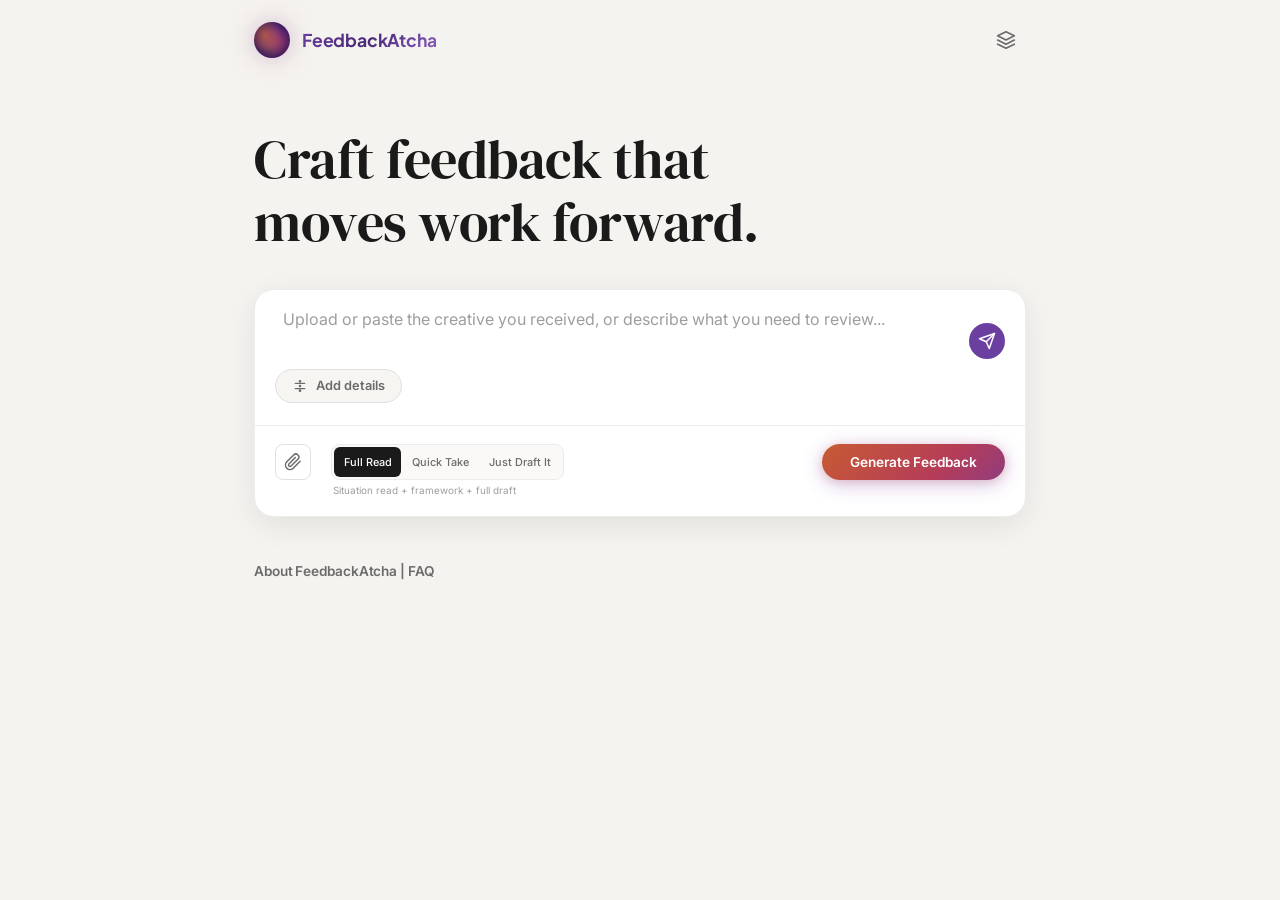
<file: index.html>
<!DOCTYPE html>
<html lang="en">
<head>
  <meta charset="UTF-8">
  <meta name="viewport" content="width=device-width, initial-scale=1.0">
  <title>FeedbackAtcha</title>
  <!-- v6.2 -->
  <script>
  // ============================================================
  // PASTE YOUR ANTHROPIC API KEY HERE:
  const ANTHROPIC_API_KEY = "your-api-key-here";
  // ============================================================
  </script>
  <style>
@import url('https://fonts.googleapis.com/css2?family=DM+Serif+Display&family=Plus+Jakarta+Sans:wght@400;500;600;700&family=Inter:wght@300;400;500;600;700&display=swap');
*,*::before,*::after{box-sizing:border-box;margin:0;padding:0}
:root{
  --bg:#F5F3EF;--surface:#FFFFFF;--surface-warm:#FAF9F7;--surface-alt:#F7F5F2;
  --text-primary:#1A1A1A;--text-secondary:#6B6B6B;--text-tertiary:#9E9E9E;
  --accent:#6B3FA0;--accent-light:rgba(107,63,160,0.08);--accent-glow:rgba(107,63,160,0.25);
  --border:#E0E0E0;--border-light:#ECECEC;
  --shadow-sm:0 1px 2px rgba(0,0,0,0.04);--shadow:0 2px 8px rgba(0,0,0,0.06);
  --shadow-lg:0 8px 30px rgba(0,0,0,0.08);--shadow-xl:0 16px 50px rgba(0,0,0,0.1);
  --radius:16px;--radius-sm:10px;--radius-xs:6px;--transition:0.2s ease;
  --orb-1:rgba(200,100,50,0.7);--orb-2:rgba(180,60,90,0.6);--orb-3:rgba(120,50,160,0.7);
  --orb-4:rgba(200,150,50,0.4);--orb-5:rgba(80,30,120,0.95);--orb-6:rgba(50,20,80,1);
}
html{scroll-behavior:smooth}
body{font-family:'Inter',-apple-system,BlinkMacSystemFont,sans-serif;background:var(--bg);color:var(--text-primary);line-height:1.6;min-height:100vh;-webkit-font-smoothing:antialiased}

/* Header */
.header{display:flex;align-items:center;justify-content:space-between;padding:20px 24px;max-width:820px;margin:0 auto}
.header-brand{display:flex;align-items:center;gap:12px}
.orb-logo{width:36px;height:36px;border-radius:50%;background:radial-gradient(circle at 30% 35%,var(--orb-1) 0%,transparent 50%),radial-gradient(circle at 65% 55%,var(--orb-2) 0%,transparent 50%),radial-gradient(circle at 50% 40%,var(--orb-3) 0%,transparent 55%),radial-gradient(circle at 45% 60%,var(--orb-4) 0%,transparent 50%),radial-gradient(circle at 50% 50%,var(--orb-5) 0%,var(--orb-6) 100%);animation:orbShift 6s ease-in-out infinite;box-shadow:0 0 20px rgba(120,50,160,0.25),0 0 40px rgba(200,100,50,0.1);flex-shrink:0}
@keyframes orbShift{0%,100%{background:radial-gradient(circle at 30% 35%,rgba(200,100,50,0.7) 0%,transparent 50%),radial-gradient(circle at 65% 55%,rgba(180,60,90,0.6) 0%,transparent 50%),radial-gradient(circle at 50% 40%,rgba(120,50,160,0.7) 0%,transparent 55%),radial-gradient(circle at 45% 60%,rgba(200,150,50,0.4) 0%,transparent 50%),radial-gradient(circle at 50% 50%,rgba(80,30,120,0.95) 0%,rgba(50,20,80,1) 100%)}33%{background:radial-gradient(circle at 40% 30%,rgba(220,130,40,0.6) 0%,transparent 50%),radial-gradient(circle at 60% 65%,rgba(160,40,100,0.7) 0%,transparent 50%),radial-gradient(circle at 45% 45%,rgba(100,40,180,0.6) 0%,transparent 55%),radial-gradient(circle at 55% 50%,rgba(210,160,40,0.5) 0%,transparent 50%),radial-gradient(circle at 50% 50%,rgba(90,35,130,0.95) 0%,rgba(55,22,85,1) 100%)}66%{background:radial-gradient(circle at 35% 40%,rgba(190,80,60,0.65) 0%,transparent 50%),radial-gradient(circle at 70% 50%,rgba(140,50,120,0.65) 0%,transparent 50%),radial-gradient(circle at 48% 35%,rgba(130,60,150,0.75) 0%,transparent 55%),radial-gradient(circle at 40% 55%,rgba(190,140,60,0.45) 0%,transparent 50%),radial-gradient(circle at 50% 50%,rgba(70,25,110,0.95) 0%,rgba(45,18,75,1) 100%)}}
.header-brand h1{font-family:'Plus Jakarta Sans',sans-serif;font-size:1.1rem;font-weight:700;letter-spacing:-0.2px;background:linear-gradient(135deg,#6B3FA0,#4A2878,#8B5FBF);-webkit-background-clip:text;-webkit-text-fill-color:transparent;background-clip:text}
.header-actions{display:flex;gap:8px;align-items:center}
.btn-icon{background:none;border:none;cursor:pointer;padding:10px;color:var(--text-secondary);border-radius:var(--radius-xs);transition:var(--transition)}
.btn-icon:hover{background:var(--accent-light);color:var(--accent)}
.btn-icon svg{width:20px;height:20px;display:block}

/* Hero — left-aligned, serif */
.hero{max-width:820px;margin:48px auto 0;padding:0 24px;transition:all 0.5s cubic-bezier(0.16,1,0.3,1)}
.hero.collapsed{margin-top:12px;margin-bottom:-12px}
.hero.collapsed h2{font-size:0;opacity:0;margin:0;line-height:0}
.hero h2{font-family:'DM Serif Display',serif;font-size:clamp(2.2rem,5vw,3.4rem);font-weight:400;letter-spacing:-0.5px;line-height:1.15;color:var(--text-primary);margin-bottom:0;transition:all 0.5s ease}

/* Card */
.card-wrap{max-width:820px;margin:36px auto 80px;padding:0 24px}
.card{background:var(--surface);border-radius:20px;box-shadow:var(--shadow-lg);border:1px solid var(--border-light);overflow:hidden;transition:box-shadow 0.3s ease}
.card:focus-within{box-shadow:var(--shadow-xl);border-color:var(--border)}

/* Thread */
.thread{max-height:0;overflow-y:auto;transition:max-height 0.4s cubic-bezier(0.16,1,0.3,1)}
.thread.active{max-height:50vh;border-bottom:1px solid var(--border-light);padding:16px 20px}
.thread::-webkit-scrollbar{width:4px}
.thread::-webkit-scrollbar-thumb{background:var(--border);border-radius:4px}
.msg{padding:12px 16px;animation:msgIn 0.3s ease;border-radius:16px;max-width:85%;margin-bottom:8px;font-size:0.9rem;line-height:1.7}
@keyframes msgIn{from{opacity:0;transform:translateY(8px)}to{opacity:1;transform:translateY(0)}}
.msg-user{background:var(--accent-light);margin-left:auto;border-bottom-right-radius:4px}
.msg-user .msg-body{color:var(--text-primary);white-space:pre-wrap;word-wrap:break-word}
.msg-ai{background:var(--surface-warm);border:1px solid var(--border-light);margin-right:auto;border-bottom-left-radius:4px;position:relative;max-width:92%}
.msg-ai .msg-header{display:flex;align-items:center;justify-content:flex-end;margin-bottom:4px;gap:6px}
.msg-ai .copy-msg-btn,.msg-ai .expand-msg-btn{background:var(--surface);border:1px solid var(--border);width:30px;height:30px;border-radius:50%;cursor:pointer;color:var(--text-tertiary);transition:var(--transition);display:flex;align-items:center;justify-content:center;padding:0}
.msg-ai .copy-msg-btn svg,.msg-ai .expand-msg-btn svg{width:14px;height:14px;flex-shrink:0}
.msg-ai .copy-msg-btn:hover,.msg-ai .expand-msg-btn:hover{border-color:var(--accent);color:var(--accent);background:var(--accent-light)}
.msg-ai .msg-body h3{color:var(--accent);font-size:0.92rem;font-weight:600;margin-top:18px;margin-bottom:6px;padding-top:12px;border-top:1px solid var(--border-light)}
.msg-ai .msg-body h3:first-child{margin-top:0;padding-top:0;border-top:none}
.msg-ai .msg-body p{font-size:0.88rem;line-height:1.7;color:var(--text-primary);margin-bottom:6px}
.msg-ai .msg-body ul{padding-left:18px;margin:6px 0}
.msg-ai .msg-body li{font-size:0.88rem;line-height:1.7;color:var(--text-primary);margin-bottom:3px}
.msg-ai .msg-body strong{font-weight:600}
.msg-ai .msg-body ol{padding-left:22px;margin:8px 0}
.msg-ai .msg-body ol li{font-size:0.88rem;line-height:1.7;color:var(--text-primary);margin-bottom:6px;padding-left:4px}
.msg-ai .msg-body ol li::marker{color:var(--accent);font-weight:600}
.tldr-callout{background:rgba(107,63,160,0.05);border-left:3px solid var(--accent);border-radius:0 6px 6px 0;padding:10px 14px;margin-bottom:14px}
.tldr-callout h3{font-size:0.72rem;text-transform:uppercase;letter-spacing:0.5px;color:var(--accent);margin:0 0 4px!important;border:none!important;padding-top:0!important}
.tldr-callout p{font-size:0.85rem;color:var(--text-secondary);margin-bottom:0}
/* Severity badges */
.severity-badge{display:inline-flex;align-items:center;gap:5px;font-size:0.7rem;font-weight:700;text-transform:uppercase;letter-spacing:0.4px;padding:2px 8px 2px 5px;border-radius:4px;vertical-align:middle;margin-right:4px;white-space:nowrap}
.severity-badge svg{width:14px;height:14px;flex-shrink:0}
.severity-critical{background:rgba(220,38,38,0.1);color:#DC2626}
.severity-caution{background:rgba(217,119,6,0.1);color:#B45309}
.severity-good{background:rgba(52,168,115,0.1);color:#1B7A42}

/* Chat avatars */
.msg-ai-wrap{display:flex;align-items:flex-start;gap:8px;margin-bottom:8px;animation:msgIn 0.3s ease}
.msg-ai-wrap .msg-ai{margin-bottom:0;animation:none}
.orb-chat{width:24px;height:24px;border-radius:50%;background:radial-gradient(circle at 30% 35%,var(--orb-1) 0%,transparent 50%),radial-gradient(circle at 65% 55%,var(--orb-2) 0%,transparent 50%),radial-gradient(circle at 50% 40%,var(--orb-3) 0%,transparent 55%),radial-gradient(circle at 45% 60%,var(--orb-4) 0%,transparent 50%),radial-gradient(circle at 50% 50%,var(--orb-5) 0%,var(--orb-6) 100%);animation:orbShift 6s ease-in-out infinite;box-shadow:0 0 8px rgba(120,50,160,0.2);flex-shrink:0;margin-top:4px}
.msg-user-wrap{display:flex;align-items:flex-start;gap:8px;justify-content:flex-end;margin-bottom:8px;animation:msgIn 0.3s ease}
.msg-user-wrap .msg-user{margin-bottom:0;margin-left:0;animation:none}
.user-avatar-chat{width:24px;height:24px;border-radius:50%;flex-shrink:0;margin-top:4px;background:var(--accent);color:white;display:flex;align-items:center;justify-content:center;font-size:0.65rem;font-weight:600;overflow:hidden}
.user-avatar-chat img{width:100%;height:100%;object-fit:cover}

/* Avatar in settings */
.avatar-section{display:flex;align-items:center;gap:14px;padding:0 0 24px;margin-bottom:24px;border-bottom:1px solid var(--border-light)}
.avatar-display{width:48px;height:48px;border-radius:50%;background:var(--accent);color:white;display:flex;align-items:center;justify-content:center;font-size:1.2rem;font-weight:600;cursor:pointer;overflow:hidden;flex-shrink:0;transition:var(--transition);border:2px solid var(--border-light)}
.avatar-display:hover{border-color:var(--accent);box-shadow:0 0 0 3px var(--accent-light)}
.avatar-display img{width:100%;height:100%;object-fit:cover}
.avatar-info{flex:1;min-width:0}
.avatar-name-input{border:none;background:transparent;font-family:inherit;font-size:0.95rem;font-weight:600;color:var(--text-primary);width:100%;outline:none;padding:2px 0}
.avatar-name-input:focus{border-bottom:2px solid var(--accent)}
.avatar-hint{font-size:0.68rem;color:var(--text-tertiary);margin-top:2px}

/* Avatar Modal */
.avatar-overlay{position:fixed;inset:0;background:rgba(0,0,0,0.3);z-index:400;opacity:0;pointer-events:none;transition:opacity 0.3s;backdrop-filter:blur(4px)}
.avatar-overlay.open{opacity:1;pointer-events:all}
.avatar-modal{position:fixed;top:50%;left:50%;transform:translate(-50%,-50%) scale(0.95);width:440px;max-width:92vw;max-height:85vh;background:var(--surface);border-radius:20px;box-shadow:var(--shadow-xl);z-index:401;opacity:0;pointer-events:none;transition:all 0.3s cubic-bezier(0.16,1,0.3,1);overflow-y:auto}
.avatar-modal.open{opacity:1;pointer-events:all;transform:translate(-50%,-50%) scale(1)}
.avatar-modal-header{display:flex;align-items:center;justify-content:space-between;padding:24px 24px 0}
.avatar-modal-header h2{font-family:'DM Serif Display',serif;font-size:1.3rem;font-weight:400}
.avatar-modal-header p{font-size:0.82rem;color:var(--text-secondary);margin-top:2px}
.avatar-modal-body{padding:20px 24px 24px}
.avatar-current{display:flex;align-items:center;gap:12px;background:var(--surface-warm);border:1px solid var(--border-light);border-radius:var(--radius-sm);padding:12px 16px;margin-bottom:20px}
.avatar-current-img{width:48px;height:48px;border-radius:50%;background:var(--accent);color:white;display:flex;align-items:center;justify-content:center;font-size:1.2rem;font-weight:600;overflow:hidden;flex-shrink:0}
.avatar-current-img img{width:100%;height:100%;object-fit:cover}
.avatar-current-label{font-size:0.82rem;font-weight:600;color:var(--text-primary)}
.avatar-current-type{font-size:0.72rem;color:var(--text-tertiary)}
.avatar-dropzone{border:2px dashed var(--border);border-radius:var(--radius-sm);padding:24px;text-align:center;cursor:pointer;transition:var(--transition);margin-bottom:20px;position:relative}
.avatar-dropzone:hover{border-color:var(--accent);background:var(--accent-light)}
.avatar-dropzone input{position:absolute;inset:0;opacity:0;cursor:pointer}
.avatar-dropzone-icon{font-size:1.5rem;margin-bottom:6px}
.avatar-dropzone-text{font-size:0.85rem;color:var(--accent);font-weight:600}
.avatar-dropzone-hint{font-size:0.72rem;color:var(--text-tertiary);margin-top:4px}
.avatar-preset-label{font-size:0.68rem;font-weight:700;text-transform:uppercase;letter-spacing:0.08em;color:var(--text-tertiary);margin-bottom:12px}
.avatar-preset-grid{display:grid;grid-template-columns:repeat(4,1fr);gap:8px;margin-bottom:20px}
.avatar-preset{display:flex;flex-direction:column;align-items:center;gap:4px;padding:10px 4px;border:1px solid var(--border-light);border-radius:var(--radius-xs);cursor:pointer;transition:var(--transition);background:var(--surface)}
.avatar-preset:hover{border-color:var(--accent);background:var(--accent-light)}
.avatar-preset.selected{border-color:var(--accent);background:var(--accent-light);box-shadow:0 0 0 2px var(--accent-light)}
.avatar-preset-emoji{font-size:1.5rem;line-height:1}
.avatar-preset-name{font-size:0.62rem;color:var(--text-secondary);font-weight:500}
.avatar-reset-btn{background:none;border:1px solid var(--border);border-radius:var(--radius-xs);padding:8px 16px;font-size:0.78rem;color:var(--text-secondary);cursor:pointer;font-family:inherit;transition:var(--transition);width:100%}
.avatar-reset-btn:hover{border-color:var(--accent);color:var(--accent)}

/* Compose */
.compose-row{display:flex;align-items:flex-end;padding:16px 20px 8px 28px;gap:8px}
.compose-input{flex:1;border:none;font-family:inherit;font-size:1rem;line-height:1.7;color:var(--text-primary);resize:none;outline:none;background:transparent;min-height:44px;max-height:200px;padding:0}
.compose-input::placeholder{color:var(--text-tertiary)}
.chat-send-btn{width:36px;height:36px;border-radius:50%;border:none;background:var(--accent);color:white;cursor:pointer;display:flex;align-items:center;justify-content:center;flex-shrink:0;transition:var(--transition);margin-bottom:2px}
.chat-send-btn:hover{background:#5A3490;transform:scale(1.05)}
.chat-send-btn:disabled{opacity:0.3;cursor:not-allowed;transform:none}
.chat-send-btn svg{width:18px;height:18px}

/* Context Bar — more prominent */
.context-bar{display:flex;align-items:center;gap:10px;padding:0 20px 22px;flex-wrap:wrap}
.context-bar-toggle{display:flex;align-items:center;gap:8px;font-size:0.8rem;color:var(--text-secondary);cursor:pointer;background:var(--surface-alt);border:1px solid var(--border);font-family:inherit;font-weight:600;padding:8px 16px;border-radius:50px;transition:var(--transition)}
.context-bar-toggle:hover{color:var(--accent);border-color:var(--accent);background:var(--accent-light)}
.context-bar-toggle.active{color:var(--accent);border-color:var(--accent);background:var(--accent-light)}
.context-bar-toggle svg{flex-shrink:0}
.context-tags{display:flex;flex-wrap:wrap;gap:4px}
.context-tag{font-size:0.7rem;font-weight:500;padding:4px 12px;border-radius:50px;background:var(--accent-light);color:var(--accent);border:1px solid rgba(107,63,160,0.15);display:flex;align-items:center;gap:4px}
.context-tag-asset{background:rgba(59,130,246,0.08);color:#2563EB;border-color:rgba(59,130,246,0.2)}
.context-tag-details{background:rgba(52,168,115,0.08);color:#1B7A42;border-color:rgba(52,168,115,0.2)}
.context-tag .remove-tag{background:none;border:none;cursor:pointer;color:currentColor;font-size:0.85rem;line-height:1;padding:0 0 0 2px;opacity:0.6}
.context-tag .remove-tag:hover{opacity:1}

/* Context Panel */
.context-panel{max-height:0;overflow:hidden;transition:max-height 0.4s cubic-bezier(0.16,1,0.3,1),padding 0.3s ease,opacity 0.3s ease;opacity:0;padding:0 28px}
.context-panel.open{max-height:900px;opacity:1;padding:20px 28px 24px;border-top:1px solid var(--border-light);overflow-y:auto}
.context-section{border:1px solid var(--border-light);border-radius:var(--radius-sm);padding:16px 18px;margin-bottom:14px;background:var(--surface-warm)}
.context-section:last-child{margin-bottom:0}
.context-section-asset{background:#F0F4F8;border-color:rgba(59,130,246,0.12)}
.context-section-details{background:#F0F7F4;border-color:rgba(52,168,115,0.12)}
.context-section-title{font-size:0.72rem;font-weight:700;text-transform:uppercase;letter-spacing:0.08em;color:var(--text-primary);margin-bottom:12px;display:flex;align-items:center;gap:8px}
.context-section-title svg{width:16px;height:16px;color:var(--accent);flex-shrink:0}

/* Asset categories */
.asset-category{margin-bottom:10px}
.asset-category:last-child{margin-bottom:0}
.asset-category-label{font-size:0.65rem;font-weight:600;text-transform:uppercase;letter-spacing:0.06em;color:var(--text-tertiary);margin-bottom:6px;padding-left:2px}
.tile-row{display:flex;flex-wrap:wrap;gap:5px}
.tile{display:flex;align-items:center;justify-content:center;padding:7px 12px;gap:6px;border:1px solid var(--border-light);border-radius:var(--radius-xs);background:var(--surface);cursor:pointer;transition:var(--transition);font-size:0.72rem;color:var(--text-secondary);line-height:1.2;white-space:nowrap}
.tile:hover{border-color:#3B7DD8;color:#3B7DD8}
.tile.selected{border-color:#3B7DD8;background:rgba(59,130,246,0.1);color:#2563EB;font-weight:600}
.tile.selected svg{color:#2563EB}
.tile svg{width:14px;height:14px;flex-shrink:0}

/* Segmented, pills */
.segmented{display:flex;background:var(--surface);border-radius:var(--radius-sm);padding:3px;border:1px solid var(--border-light)}
.segmented button{flex:1;padding:7px 4px;font-size:0.72rem;border:none;background:transparent;cursor:pointer;color:var(--text-secondary);transition:var(--transition);font-family:inherit;font-weight:500;border-radius:8px}
.segmented button:hover{color:var(--text-primary)}
/* Framework segmented — lavender family */
/* Details segmented — green family */
.context-section-details .segmented button.selected{background:#D6EDE0;color:#1B7A42;box-shadow:var(--shadow-sm);font-weight:600}
.context-section-details .segmented button:hover{color:#2D8A54}
.pills{display:flex;flex-wrap:wrap;gap:5px}
.pill{padding:5px 12px;border-radius:50px;border:1px solid var(--border);background:var(--surface);font-size:0.72rem;cursor:pointer;color:var(--text-secondary);transition:var(--transition);font-family:inherit}
/* Details pills — green family */
.context-section-details .pill:hover{border-color:#2D8A54;color:#2D8A54}
.context-section-details .pill.selected{border-color:#2D8A54;background:rgba(52,168,115,0.1);color:#1B7A42;font-weight:600}
.context-notes{width:100%;padding:8px 10px;border:1px solid var(--border);border-radius:var(--radius-xs);font-family:inherit;font-size:0.82rem;resize:vertical;min-height:56px;color:var(--text-primary);background:var(--surface);line-height:1.5}
.context-notes:focus{outline:none;border-color:var(--accent)}
.context-notes::placeholder{color:var(--text-tertiary)}
.context-bar-toggle .toggle-icon-open,.context-bar-toggle .toggle-icon-close{flex-shrink:0}
.context-bar-toggle .toggle-icon-close{display:none}
.context-bar-toggle.active .toggle-icon-open{display:none}
.context-bar-toggle.active .toggle-icon-close{display:block}

/* Toolbar */
.compose-toolbar{display:flex;align-items:flex-start;justify-content:space-between;padding:18px 20px 18px;border-top:1px solid var(--border-light);gap:12px}
.toolbar-left{display:flex;align-items:flex-start;gap:10px;flex:1;min-width:0}
.upload-btn{display:flex;align-items:center;justify-content:center;width:36px;height:36px;border-radius:8px;border:1px solid var(--border);background:var(--surface);color:var(--text-secondary);cursor:pointer;transition:var(--transition);position:relative;flex-shrink:0}
.upload-btn:hover{border-color:var(--accent);color:var(--accent)}
.upload-btn input[type="file"]{position:absolute;inset:0;opacity:0;cursor:pointer}
.upload-preview{font-size:0.75rem;color:var(--accent);font-weight:500;display:flex;align-items:center;gap:4px;max-width:120px;overflow:hidden;text-overflow:ellipsis;white-space:nowrap;height:36px}
.upload-preview .remove-upload{background:none;border:none;cursor:pointer;color:var(--text-secondary);font-size:1rem;line-height:1;padding:0}
.upload-preview .remove-upload:hover{color:var(--text-primary)}
.mode-slider-wrap{flex-shrink:0;display:flex;flex-direction:column;align-items:flex-start;gap:3px}
.mode-slider-track{display:flex;background:var(--surface-warm);border-radius:8px;position:relative;padding:2px;border:1px solid var(--border-light);height:36px;align-items:center}
.mode-slider-track .mode-option{flex:1;text-align:center;padding:0 10px;font-size:0.68rem;font-weight:500;cursor:pointer;position:relative;z-index:2;color:var(--text-secondary);transition:color 0.3s;border:none;background:none;font-family:inherit;border-radius:6px;white-space:nowrap;height:calc(100% - 4px);display:flex;align-items:center;justify-content:center}
.mode-slider-track .mode-option.selected{color:white}
.mode-slider-thumb{position:absolute;top:2px;height:calc(100% - 4px);background:var(--text-primary);border-radius:6px;transition:left 0.3s ease,width 0.3s ease;z-index:1}
.mode-explainer{font-size:0.62rem;color:var(--text-tertiary);text-align:left;padding-left:2px}

/* CTA — glowing orb gradient */
.send-btn{height:36px;padding:0 28px;background:linear-gradient(135deg,#C85A32,#B43C5A,#6B3FA0,#4A2070);background-size:200% 200%;animation:ctaGlow 4s ease-in-out infinite;color:white;border:none;border-radius:50px;font-size:0.85rem;font-weight:600;cursor:pointer;font-family:inherit;transition:transform 0.2s,box-shadow 0.2s;flex-shrink:0;box-shadow:0 4px 20px rgba(120,50,160,0.3),0 2px 8px rgba(200,100,50,0.2);display:flex;align-items:center}
.send-btn:hover{transform:translateY(-1px);box-shadow:0 6px 28px rgba(120,50,160,0.4),0 4px 12px rgba(200,100,50,0.3)}
.send-btn:active{transform:translateY(0)}
.send-btn:disabled{opacity:0.6;cursor:not-allowed;transform:none;animation:ctaPulse 1.5s ease-in-out infinite}
@keyframes ctaGlow{0%{background-position:0% 50%}50%{background-position:100% 50%}100%{background-position:0% 50%}}
@keyframes ctaPulse{0%,100%{box-shadow:0 4px 20px rgba(120,50,160,0.3)}50%{box-shadow:0 6px 30px rgba(120,50,160,0.5),0 4px 16px rgba(200,100,50,0.3)}}

/* Settings — RIGHT side */
.settings-overlay{position:fixed;inset:0;background:rgba(0,0,0,0.3);z-index:200;opacity:0;pointer-events:none;transition:opacity 0.3s;backdrop-filter:blur(4px)}
.settings-overlay.open{opacity:1;pointer-events:all}
.settings-panel{position:fixed;top:0;right:-500px;width:460px;max-width:92vw;height:100vh;background:var(--surface);box-shadow:-8px 0 30px rgba(0,0,0,0.08);z-index:201;transition:right 0.35s cubic-bezier(0.16,1,0.3,1);overflow-y:auto;padding:32px}
.settings-panel.open{right:0}
.settings-panel h2{font-size:1.1rem;font-weight:700;margin-bottom:28px;display:flex;align-items:center;justify-content:space-between}
.settings-card{background:var(--surface-warm);border-radius:var(--radius-sm);padding:20px;margin-bottom:14px;border:1px solid var(--border-light)}
.settings-card label{display:block;font-size:0.72rem;font-weight:600;color:var(--text-secondary);text-transform:uppercase;letter-spacing:0.05em;margin-bottom:8px}
.settings-card input[type="text"],.settings-card textarea{width:100%;padding:10px 12px;border:1px solid var(--border);border-radius:var(--radius-xs);font-family:inherit;font-size:0.85rem;background:var(--surface)}
.settings-card textarea{min-height:80px;resize:vertical}
.settings-card input:focus,.settings-card textarea:focus{outline:none;border-color:var(--accent);box-shadow:0 0 0 3px var(--accent-light)}
.color-swatches{display:flex;gap:8px;margin-top:10px;flex-wrap:wrap}
.color-swatch{width:32px;height:32px;border-radius:8px;border:2px solid var(--border-light);cursor:pointer;position:relative}
.color-swatch .remove-swatch{position:absolute;top:-6px;right:-6px;width:16px;height:16px;border-radius:50%;background:var(--text-secondary);color:white;font-size:10px;border:none;cursor:pointer;display:none;align-items:center;justify-content:center;line-height:1}
.color-swatch:hover .remove-swatch{display:flex}
.color-limit-msg{font-size:0.7rem;color:var(--orb-2);margin-top:6px}
.toggle-row{display:flex;align-items:center;justify-content:space-between;padding:8px 0}
.toggle-row span{font-size:0.85rem;font-weight:500}
.toggle{width:44px;height:24px;border-radius:12px;background:#D1D5DB;position:relative;cursor:pointer;transition:var(--transition);border:none}
.toggle.on{background:var(--accent)}
.toggle::after{content:'';position:absolute;top:2px;left:2px;width:20px;height:20px;border-radius:50%;background:white;transition:var(--transition);box-shadow:0 1px 3px rgba(0,0,0,0.12)}
.toggle.on::after{left:22px}
.helper-text{font-size:0.72rem;color:var(--text-tertiary);margin-top:6px;line-height:1.4}
.error-msg{background:#FEF2F2;color:#991B1B;padding:12px 28px;font-size:0.85rem;border-top:1px solid #FECACA}

/* Footer */
.footer{max-width:820px;margin:-40px auto 40px;padding:0 24px}
.footer-link{background:none;border:none;cursor:pointer;font-family:inherit;font-size:0.85rem;color:var(--text-secondary);font-weight:600;padding:6px 0;transition:var(--transition);letter-spacing:-0.1px}
.footer-link:hover{color:var(--accent)}

/* About Modal */
.about-overlay{position:fixed;inset:0;background:rgba(0,0,0,0.3);z-index:300;opacity:0;pointer-events:none;transition:opacity 0.3s;backdrop-filter:blur(4px)}
.about-overlay.open{opacity:1;pointer-events:all}
.about-modal{position:fixed;top:50%;left:50%;transform:translate(-50%,-50%) scale(0.95);width:560px;max-width:92vw;max-height:80vh;background:var(--surface);border-radius:20px;box-shadow:var(--shadow-xl);z-index:301;opacity:0;pointer-events:none;transition:all 0.3s cubic-bezier(0.16,1,0.3,1);overflow-y:auto}
.about-modal.open{opacity:1;pointer-events:all;transform:translate(-50%,-50%) scale(1)}
.about-header{display:flex;align-items:center;justify-content:space-between;padding:24px 28px 0;position:sticky;top:0;background:var(--surface);z-index:1;padding-bottom:16px}
.about-header h2{font-family:'DM Serif Display',serif;font-size:1.4rem;font-weight:400}
.about-body{padding:8px 28px 28px}
.faq-item{padding:16px 0;border-bottom:1px solid var(--border-light)}
.faq-item:last-child{border-bottom:none}

/* Expand Feedback Modal */
.expand-overlay{position:fixed;inset:0;background:rgba(0,0,0,0.3);z-index:500;opacity:0;pointer-events:none;transition:opacity 0.3s;backdrop-filter:blur(4px)}
.expand-overlay.open{opacity:1;pointer-events:all}
.expand-modal{position:fixed;top:50%;left:50%;transform:translate(-50%,-50%) scale(0.95);width:720px;max-width:94vw;max-height:88vh;background:var(--surface);border-radius:20px;box-shadow:var(--shadow-xl);z-index:501;opacity:0;pointer-events:none;transition:all 0.3s cubic-bezier(0.16,1,0.3,1);display:flex;flex-direction:column}
.expand-modal.open{opacity:1;pointer-events:all;transform:translate(-50%,-50%) scale(1)}
.expand-header{display:flex;align-items:center;justify-content:space-between;padding:20px 28px;border-bottom:1px solid var(--border-light);flex-shrink:0}
.expand-header-actions{display:flex;align-items:center;gap:8px}
.expand-copy-btn{background:var(--surface);border:1px solid var(--border);padding:6px 14px;border-radius:50px;font-size:0.75rem;font-weight:600;cursor:pointer;color:var(--text-secondary);font-family:inherit;transition:var(--transition);display:flex;align-items:center;gap:6px}
.expand-copy-btn svg{width:14px;height:14px;flex-shrink:0}
.expand-copy-btn:hover{border-color:var(--accent);color:var(--accent);background:var(--accent-light)}
.expand-body{padding:28px 32px;overflow-y:auto;flex:1}
.expand-body h3{color:var(--accent);font-size:1rem;font-weight:600;margin-top:22px;margin-bottom:8px;padding-top:14px;border-top:1px solid var(--border-light)}
.expand-body h3:first-child{margin-top:0;padding-top:0;border-top:none}
.expand-body p{font-size:0.95rem;line-height:1.8;color:var(--text-primary);margin-bottom:8px}
.expand-body ul{padding-left:20px;margin:8px 0}
.expand-body ol{padding-left:24px;margin:10px 0}
.expand-body li{font-size:0.95rem;line-height:1.8;color:var(--text-primary);margin-bottom:5px}
.expand-body ol li::marker{color:var(--accent);font-weight:600}
.expand-body strong{font-weight:600}
.expand-body .tldr-callout{background:rgba(107,63,160,0.05);border-left:3px solid var(--accent);border-radius:0 6px 6px 0;padding:12px 16px;margin-bottom:18px}
.expand-body .tldr-callout h3{font-size:0.75rem;text-transform:uppercase;letter-spacing:0.5px;margin:0 0 6px!important;border:none!important;padding-top:0!important}
.expand-body .tldr-callout p{font-size:0.9rem;color:var(--text-secondary);margin:0}
.expand-body .severity-badge{font-size:0.73rem;padding:3px 10px 3px 6px}
.expand-body .severity-badge svg{width:15px;height:15px}
.faq-item h3{font-size:0.88rem;font-weight:600;color:var(--text-primary);margin-bottom:6px}
.faq-item p{font-size:0.85rem;line-height:1.7;color:var(--text-secondary)}

@media(max-width:768px){.header{padding:16px 20px}.hero{margin-top:32px}.hero h2{font-size:2rem}.card-wrap{margin-top:24px}.compose-toolbar{flex-wrap:wrap}.toolbar-left{flex-wrap:wrap}}
@media(max-width:480px){.tile-row{gap:4px}.tile{padding:6px 8px;font-size:0.65rem}.hero h2{font-size:1.6rem}.compose-input{padding:20px 20px 8px;font-size:0.95rem}.context-bar{padding:0 20px 8px}.compose-toolbar{padding:12px 16px}.mode-slider-track .mode-option{padding:6px 6px;font-size:0.62rem}}
  </style>
</head>
<body>

<!-- Header -->
<header class="header">
  <div class="header-brand">
    <div class="orb-logo"></div>
    <h1>FeedbackAtcha</h1>
  </div>
  <div class="header-actions">
    <button class="btn-icon" id="new-session-btn" title="Start fresh" style="display:none">
      <svg viewBox="0 0 24 24" fill="none" stroke="currentColor" stroke-width="2" stroke-linecap="round" stroke-linejoin="round">
        <polyline points="1 4 1 10 7 10"/><path d="M3.51 15a9 9 0 1 0 2.13-9.36L1 10"/>
      </svg>
    </button>
    <button class="btn-icon" id="settings-btn" title="Brand Profile">
      <svg viewBox="0 0 24 24" fill="none" stroke="currentColor" stroke-width="2" stroke-linecap="round" stroke-linejoin="round">
        <path d="M12 2L2 7l10 5 10-5-10-5z"/><path d="M2 17l10 5 10-5"/><path d="M2 12l10 5 10-5"/>
      </svg>
    </button>
  </div>
</header>

<!-- Hero — left-aligned, serif, no subtitle -->
<section class="hero">
  <h2>Craft feedback that<br>moves work forward.</h2>
</section>

<!-- Unified Card -->
<div class="card-wrap">
  <div class="card">

    <!-- Chat Thread -->
    <div class="thread" id="thread"></div>

    <!-- Compose Area -->
    <div class="compose" id="compose">
      <div class="compose-row">
        <textarea class="compose-input" id="main-input" placeholder="Upload or paste the creative you received, or describe what you need to review..." rows="2"></textarea>
        <button class="chat-send-btn" id="chat-send-btn" title="Send">
          <svg viewBox="0 0 24 24" fill="none" stroke="currentColor" stroke-width="2" stroke-linecap="round" stroke-linejoin="round"><line x1="22" y1="2" x2="11" y2="13"/><polygon points="22 2 15 22 11 13 2 9 22 2"/></svg>
        </button>
      </div>

      <!-- Context Bar -->
      <div class="context-bar" id="context-bar">
        <button class="context-bar-toggle" id="context-bar-toggle">
          <svg class="toggle-icon-open" width="16" height="16" viewBox="0 0 24 24" fill="none" stroke="currentColor" stroke-width="2" stroke-linecap="round" stroke-linejoin="round"><circle cx="12" cy="12" r="1"/><circle cx="12" cy="5" r="1"/><circle cx="12" cy="19" r="1"/><path d="M5 8h14"/><path d="M5 16h14"/></svg>
          <svg class="toggle-icon-close" width="16" height="16" viewBox="0 0 24 24" fill="none" stroke="currentColor" stroke-width="2" stroke-linecap="round" stroke-linejoin="round"><polyline points="18 15 12 9 6 15"/></svg>
          <span id="context-summary">Add details</span>
        </button>
        <div id="context-tags" class="context-tags"></div>
      </div>

      <!-- Context Panel -->
      <div class="context-panel" id="context-panel">


        <!-- Asset Type Section -->
        <div class="context-section context-section-asset">
          <div class="context-section-title">
            <svg viewBox="0 0 24 24" fill="none" stroke="currentColor" stroke-width="2" stroke-linecap="round" stroke-linejoin="round"><rect x="3" y="3" width="7" height="7"/><rect x="14" y="3" width="7" height="7"/><rect x="3" y="14" width="7" height="7"/><rect x="14" y="14" width="7" height="7"/></svg>
            Asset Type
          </div>
          <div class="asset-category">
            <div class="asset-category-label">Ads</div>
            <div class="tile-row">
              <div class="tile" data-value="LinkedIn Ad"><svg viewBox="0 0 24 24" fill="none" stroke="currentColor" stroke-width="2" stroke-linecap="round" stroke-linejoin="round"><path d="M16 8a6 6 0 0 1 6 6v7h-4v-7a2 2 0 0 0-4 0v7h-4v-7a6 6 0 0 1 6-6z"/><rect x="2" y="9" width="4" height="12"/><circle cx="4" cy="4" r="2"/></svg>LinkedIn</div>
              <div class="tile" data-value="Facebook Ad"><svg viewBox="0 0 24 24" fill="none" stroke="currentColor" stroke-width="2" stroke-linecap="round" stroke-linejoin="round"><path d="M18 2h-3a5 5 0 0 0-5 5v3H7v4h3v8h4v-8h3l1-4h-4V7a1 1 0 0 1 1-1h3z"/></svg>Facebook</div>
              <div class="tile" data-value="Google Ad"><svg viewBox="0 0 24 24" fill="none" stroke="currentColor" stroke-width="2" stroke-linecap="round" stroke-linejoin="round"><circle cx="11" cy="11" r="8"/><line x1="21" y1="21" x2="16.65" y2="16.65"/></svg>Google</div>
              <div class="tile" data-value="Display Ad"><svg viewBox="0 0 24 24" fill="none" stroke="currentColor" stroke-width="2" stroke-linecap="round" stroke-linejoin="round"><rect x="2" y="3" width="20" height="14" rx="2"/><line x1="8" y1="21" x2="16" y2="21"/><line x1="12" y1="17" x2="12" y2="21"/></svg>Display</div>
            </div>
          </div>
          <div class="asset-category">
            <div class="asset-category-label">Content</div>
            <div class="tile-row">
              <div class="tile" data-value="eBook / Whitepaper"><svg viewBox="0 0 24 24" fill="none" stroke="currentColor" stroke-width="2" stroke-linecap="round" stroke-linejoin="round"><path d="M4 19.5A2.5 2.5 0 0 1 6.5 17H20"/><path d="M6.5 2H20v20H6.5A2.5 2.5 0 0 1 4 19.5v-15A2.5 2.5 0 0 1 6.5 2z"/></svg>eBook</div>
              <div class="tile" data-value="Blog Post"><svg viewBox="0 0 24 24" fill="none" stroke="currentColor" stroke-width="2" stroke-linecap="round" stroke-linejoin="round"><path d="M11 4H4a2 2 0 0 0-2 2v14a2 2 0 0 0 2 2h14a2 2 0 0 0 2-2v-7"/><path d="M18.5 2.5a2.121 2.121 0 0 1 3 3L12 15l-4 1 1-4 9.5-9.5z"/></svg>Blog Post</div>
              <div class="tile" data-value="Infographic"><svg viewBox="0 0 24 24" fill="none" stroke="currentColor" stroke-width="2" stroke-linecap="round" stroke-linejoin="round"><line x1="18" y1="20" x2="18" y2="10"/><line x1="12" y1="20" x2="12" y2="4"/><line x1="6" y1="20" x2="6" y2="14"/></svg>Infographic</div>
              <div class="tile" data-value="Webinar Asset"><svg viewBox="0 0 24 24" fill="none" stroke="currentColor" stroke-width="2" stroke-linecap="round" stroke-linejoin="round"><path d="M12 1a3 3 0 0 0-3 3v8a3 3 0 0 0 6 0V4a3 3 0 0 0-3-3z"/><path d="M19 10v2a7 7 0 0 1-14 0v-2"/><line x1="12" y1="19" x2="12" y2="23"/><line x1="8" y1="23" x2="16" y2="23"/></svg>Webinar</div>
              <div class="tile" data-value="Case Study"><svg viewBox="0 0 24 24" fill="none" stroke="currentColor" stroke-width="2" stroke-linecap="round" stroke-linejoin="round"><path d="M14 2H6a2 2 0 0 0-2 2v16a2 2 0 0 0 2 2h12a2 2 0 0 0 2-2V8z"/><polyline points="14 2 14 8 20 8"/><line x1="16" y1="13" x2="8" y2="13"/><line x1="16" y1="17" x2="8" y2="17"/></svg>Case Study</div>
              <div class="tile" data-value="One-Pager"><svg viewBox="0 0 24 24" fill="none" stroke="currentColor" stroke-width="2" stroke-linecap="round" stroke-linejoin="round"><path d="M13 2H6a2 2 0 0 0-2 2v16a2 2 0 0 0 2 2h12a2 2 0 0 0 2-2V9z"/><polyline points="13 2 13 9 20 9"/></svg>One-Pager</div>
              <div class="tile" data-value="Video Ad"><svg viewBox="0 0 24 24" fill="none" stroke="currentColor" stroke-width="2" stroke-linecap="round" stroke-linejoin="round"><polygon points="23 7 16 12 23 17 23 7"/><rect x="1" y="5" width="15" height="14" rx="2"/></svg>Video</div>
            </div>
          </div>
          <div class="asset-category">
            <div class="asset-category-label">Channels</div>
            <div class="tile-row">
              <div class="tile" data-value="Email"><svg viewBox="0 0 24 24" fill="none" stroke="currentColor" stroke-width="2" stroke-linecap="round" stroke-linejoin="round"><path d="M4 4h16c1.1 0 2 .9 2 2v12c0 1.1-.9 2-2 2H4c-1.1 0-2-.9-2-2V6c0-1.1.9-2 2-2z"/><polyline points="22,6 12,13 2,6"/></svg>Email</div>
              <div class="tile" data-value="Landing Page"><svg viewBox="0 0 24 24" fill="none" stroke="currentColor" stroke-width="2" stroke-linecap="round" stroke-linejoin="round"><rect x="3" y="3" width="18" height="18" rx="2"/><line x1="3" y1="9" x2="21" y2="9"/><line x1="9" y1="21" x2="9" y2="9"/></svg>Landing Page</div>
              <div class="tile" data-value="Website Page"><svg viewBox="0 0 24 24" fill="none" stroke="currentColor" stroke-width="2" stroke-linecap="round" stroke-linejoin="round"><circle cx="12" cy="12" r="10"/><line x1="2" y1="12" x2="22" y2="12"/><path d="M12 2a15.3 15.3 0 0 1 4 10 15.3 15.3 0 0 1-4 10 15.3 15.3 0 0 1-4-10 15.3 15.3 0 0 1 4-10z"/></svg>Website</div>
              <div class="tile" data-value="Social Post"><svg viewBox="0 0 24 24" fill="none" stroke="currentColor" stroke-width="2" stroke-linecap="round" stroke-linejoin="round"><path d="M21 15a2 2 0 0 1-2 2H7l-4 4V5a2 2 0 0 1 2-2h14a2 2 0 0 1 2 2z"/></svg>Social Post</div>
            </div>
          </div>
          <div class="asset-category">
            <div class="asset-category-label">Sales</div>
            <div class="tile-row">
              <div class="tile" data-value="Outreach Sequence"><svg viewBox="0 0 24 24" fill="none" stroke="currentColor" stroke-width="2" stroke-linecap="round" stroke-linejoin="round"><line x1="22" y1="2" x2="11" y2="13"/><polygon points="22 2 15 22 11 13 2 9 22 2"/></svg>Outreach</div>
              <div class="tile" data-value="Sales Deck"><svg viewBox="0 0 24 24" fill="none" stroke="currentColor" stroke-width="2" stroke-linecap="round" stroke-linejoin="round"><rect x="2" y="3" width="20" height="14" rx="2"/><path d="M10 20l2 2 2-2"/></svg>Sales Deck</div>
              <div class="tile" data-value="Sales One-Pager"><svg viewBox="0 0 24 24" fill="none" stroke="currentColor" stroke-width="2" stroke-linecap="round" stroke-linejoin="round"><path d="M13 2H6a2 2 0 0 0-2 2v16a2 2 0 0 0 2 2h12a2 2 0 0 0 2-2V9z"/><polyline points="13 2 13 9 20 9"/></svg>One-Pager</div>
            </div>
          </div>
        </div>

        <!-- Details Section -->
        <div class="context-section context-section-details">
          <div class="context-section-title">
            <svg viewBox="0 0 24 24" fill="none" stroke="currentColor" stroke-width="2" stroke-linecap="round" stroke-linejoin="round"><circle cx="12" cy="12" r="10"/><line x1="12" y1="16" x2="12" y2="12"/><line x1="12" y1="8" x2="12.01" y2="8"/></svg>
            Details
          </div>
          <div style="margin-bottom:14px">
            <div class="asset-category-label">Creative Stage</div>
            <div class="segmented stage-segmented">
              <button data-value="First Draft">First Draft</button>
              <button data-value="In Review">In Review</button>
              <button data-value="Approval Ready">Final</button>
            </div>
          </div>
          <div style="margin-bottom:14px">
            <div class="asset-category-label">Who's the feedback for?</div>
            <div class="pills audience-pills">
              <button class="pill" data-value="Designer">Designer</button>
              <button class="pill" data-value="Copywriter">Copywriter</button>
              <button class="pill" data-value="Marketing Manager">Marketing Mgr</button>
              <button class="pill" data-value="VP / Director">VP / Director</button>
              <button class="pill" data-value="Agency Partner">Agency</button>
              <button class="pill" data-value="Cross-Functional">Cross-Functional</button>
            </div>
          </div>
          <div style="margin-bottom:14px">
            <div class="asset-category-label">Goal</div>
            <div class="pills goal-pills">
              <button class="pill" data-value="Drive Clicks / Conversions">Clicks / Conversions</button>
              <button class="pill" data-value="Build Brand Awareness">Brand Awareness</button>
              <button class="pill" data-value="Educate / Inform">Educate / Inform</button>
              <button class="pill" data-value="Generate Leads">Lead Gen</button>
              <button class="pill" data-value="Enable Sales">Sales Enablement</button>
              <button class="pill" data-value="Event Promotion">Event Promo</button>
            </div>
          </div>
          <div>
            <div class="asset-category-label">Anything else?</div>
            <textarea class="context-notes" id="notes-input" placeholder="Campaign context, constraints, past feedback..."></textarea>
          </div>
        </div>
      </div>

      <!-- Bottom toolbar -->
      <div class="compose-toolbar">
        <div class="toolbar-left">
          <div class="upload-btn" id="upload-area">
            <input type="file" id="file-input" accept="image/*,.pdf,.txt,.doc,.docx">
            <svg width="18" height="18" viewBox="0 0 24 24" fill="none" stroke="currentColor" stroke-width="2" stroke-linecap="round" stroke-linejoin="round"><path d="M21.44 11.05l-9.19 9.19a6 6 0 01-8.49-8.49l9.19-9.19a4 4 0 015.66 5.66l-9.2 9.19a2 2 0 01-2.83-2.83l8.49-8.48"/></svg>
          </div>
          <div id="upload-preview" class="upload-preview"></div>
          <div class="mode-slider-wrap">
            <div class="mode-slider-track">
              <div class="mode-slider-thumb"></div>
              <button class="mode-option selected" data-value="full-read">Full Read</button>
              <button class="mode-option" data-value="quick-take">Quick Take</button>
              <button class="mode-option" data-value="just-draft">Just Draft It</button>
            </div>
            <div class="mode-explainer" id="mode-explainer">Situation read + framework + full draft</div>
          </div>
        </div>
        <button class="send-btn" id="cta-btn">
          <span id="cta-label">Generate Feedback</span>
        </button>
      </div>
    </div>

  </div>
</div>

<!-- Footer -->
<footer class="footer">
  <button class="footer-link" id="about-link">About FeedbackAtcha | FAQ</button>
</footer>

<!-- About Modal -->
<div class="about-overlay" id="about-overlay"></div>
<div class="about-modal" id="about-modal">
  <div class="about-header">
    <h2>About FeedbackAtcha</h2>
    <button class="btn-icon" id="about-close">
      <svg viewBox="0 0 24 24" fill="none" stroke="currentColor" stroke-width="2" stroke-linecap="round"><line x1="18" y1="6" x2="6" y2="18"/><line x1="6" y1="6" x2="18" y2="18"/></svg>
    </button>
  </div>
  <div class="about-body">
    <div class="faq-item">
      <h3>What is FeedbackAtcha?</h3>
      <p>FeedbackAtcha is an AI-powered tool that helps B2B SaaS marketers craft professional, actionable creative feedback. Think of it as the experienced colleague who always knows exactly what to say in a creative review.</p>
    </div>
    <div class="faq-item">
      <h3>Who is this for?</h3>
      <p>Marketing managers, directors, and VPs who review creative work regularly — ads, emails, landing pages, decks, videos, and more. Whether you're giving feedback to designers, copywriters, agencies, or cross-functional teams.</p>
    </div>
    <div class="faq-item">
      <h3>How does it work?</h3>
      <p>Paste your copy, upload a creative asset, or just share your raw impressions. Select the asset type and context, and FeedbackAtcha generates structured, professional feedback using the right framework for the situation.</p>
    </div>
    <div class="faq-item">
      <h3>What are the three modes?</h3>
      <p><strong>Full Read</strong> gives you a situation assessment plus a complete feedback draft. <strong>Quick Take</strong> is a sharp one-liner followed by the draft. <strong>Just Draft It</strong> skips the preamble and goes straight to polished feedback.</p>
    </div>
    <div class="faq-item">
      <h3>What about my brand guidelines?</h3>
      <p>Open the Brand Profile panel to add your website URL, brand guidelines (paste text, upload a PDF, or link to a doc), voice and tone notes, and brand colors. When enabled, your brand context is woven into every piece of feedback.</p>
    </div>
    <div class="faq-item">
      <h3>Is my data private?</h3>
      <p>FeedbackAtcha runs entirely in your browser. Your API key and brand settings are stored locally on your device. Nothing is sent to any server other than the Anthropic API to generate feedback.</p>
    </div>
    <div class="faq-item">
      <h3>Do I need an API key?</h3>
      <p>Yes. FeedbackAtcha uses the Anthropic API (Claude) to generate feedback. You'll need to paste your API key into the code. Your key is never stored on any external server.</p>
    </div>
  </div>
</div>

<!-- Avatar Modal -->
<div class="avatar-overlay" id="avatar-overlay"></div>
<div class="avatar-modal" id="avatar-modal">
  <div class="avatar-modal-header">
    <div>
      <h2>Choose Your Avatar</h2>
      <p>Upload a photo or pick a preset</p>
    </div>
    <button class="btn-icon" id="avatar-modal-close">
      <svg viewBox="0 0 24 24" fill="none" stroke="currentColor" stroke-width="2" stroke-linecap="round"><line x1="18" y1="6" x2="6" y2="18"/><line x1="6" y1="6" x2="18" y2="18"/></svg>
    </button>
  </div>
  <div class="avatar-modal-body">
    <div class="avatar-current">
      <div class="avatar-current-img" id="avatar-current-img"></div>
      <div>
        <div class="avatar-current-label">Current Avatar</div>
        <div class="avatar-current-type" id="avatar-current-type">Default</div>
      </div>
    </div>
    <div class="avatar-dropzone" id="avatar-dropzone">
      <input type="file" id="avatar-file-input" accept="image/jpeg,image/png,image/gif">
      <div class="avatar-dropzone-icon">📷</div>
      <div class="avatar-dropzone-text">Upload a photo</div>
      <div class="avatar-dropzone-hint">Click or drag & drop · JPG, PNG, GIF · Max 2 MB</div>
    </div>
    <div class="avatar-preset-label">OR PICK A PRESET</div>
    <div class="avatar-preset-grid" id="avatar-preset-grid"></div>
    <button class="avatar-reset-btn" id="avatar-reset-btn">Reset to default</button>
  </div>
</div>

<!-- Expand Feedback Modal -->
<div class="expand-overlay" id="expand-overlay"></div>
<div class="expand-modal" id="expand-modal">
  <div class="expand-header">
    <div class="expand-header-actions">
      <button class="expand-copy-btn" id="expand-copy-btn">
        <svg viewBox="0 0 24 24" fill="none" stroke="currentColor" stroke-width="2" stroke-linecap="round" stroke-linejoin="round"><rect x="9" y="9" width="13" height="13" rx="2"/><path d="M5 15H4a2 2 0 0 1-2-2V4a2 2 0 0 1 2-2h9a2 2 0 0 1 2 2v1"/></svg>
        <span>Copy feedback</span>
      </button>
    </div>
    <button class="btn-icon" id="expand-close">
      <svg viewBox="0 0 24 24" fill="none" stroke="currentColor" stroke-width="2" stroke-linecap="round"><line x1="18" y1="6" x2="6" y2="18"/><line x1="6" y1="6" x2="18" y2="18"/></svg>
    </button>
  </div>
  <div class="expand-body" id="expand-body"></div>
</div>

<!-- Settings Overlay + Panel (RIGHT side) -->
<div class="settings-overlay" id="settings-overlay"></div>
<div class="settings-panel" id="settings-panel">

  <!-- Avatar Section -->
  <div class="avatar-section">
    <div class="avatar-display" id="avatar-display" title="Change avatar"></div>
    <div class="avatar-info">
      <input type="text" class="avatar-name-input" id="avatar-name-input" placeholder="Your name" maxlength="30">
      <div class="avatar-hint">Click avatar to change</div>
    </div>
  </div>

  <h2>
    <span style="display:flex;align-items:center;gap:8px">
      <svg width="20" height="20" viewBox="0 0 24 24" fill="none" stroke="currentColor" stroke-width="2" stroke-linecap="round" stroke-linejoin="round"><path d="M12 2L2 7l10 5 10-5-10-5z"/><path d="M2 17l10 5 10-5"/><path d="M2 12l10 5 10-5"/></svg>
      Brand Profile
    </span>
    <button class="btn-icon" id="settings-close">
      <svg viewBox="0 0 24 24" fill="none" stroke="currentColor" stroke-width="2" stroke-linecap="round"><line x1="18" y1="6" x2="6" y2="18"/><line x1="6" y1="6" x2="18" y2="18"/></svg>
    </button>
  </h2>

  <!-- Toggle -->
  <div class="settings-card">
    <div class="toggle-row">
      <span>Apply brand profile to reviews</span>
      <button class="toggle on" id="brand-toggle"></button>
    </div>
  </div>

  <!-- 1. Website URL -->
  <div class="settings-card">
    <label>Website URL</label>
    <input type="text" id="brand-url" placeholder="https://yourcompany.com">
    <div class="helper-text">Paste in your website URL and we'll use the styling and design as a reference for providing feedback.</div>
  </div>

  <!-- 2. Brand Guidelines — paste, upload PDF, or link -->
  <div class="settings-card">
    <label>Brand Guidelines</label>
    <textarea id="brand-guidelines" placeholder="Paste key guidelines, messaging frameworks, voice rules..."></textarea>
    <div style="display:flex;gap:8px;margin-top:10px">
      <div class="upload-btn" id="guidelines-upload-area" style="flex-shrink:0">
        <input type="file" id="guidelines-file-input" accept=".pdf,image/*">
        <svg width="18" height="18" viewBox="0 0 24 24" fill="none" stroke="currentColor" stroke-width="2" stroke-linecap="round" stroke-linejoin="round"><path d="M21.44 11.05l-9.19 9.19a6 6 0 01-8.49-8.49l9.19-9.19a4 4 0 015.66 5.66l-9.2 9.19a2 2 0 01-2.83-2.83l8.49-8.48"/></svg>
      </div>
      <input type="text" id="brand-guidelines-url" placeholder="Link to guidelines (Notion, Google Doc, etc.)">
    </div>
    <div id="guidelines-upload-preview" class="upload-preview" style="margin-top:6px"></div>
    <div class="helper-text">Upload a PDF (export slide decks to PDF first) or paste a link to your guidelines doc.</div>
  </div>

  <!-- 3. Brand Colors -->
  <div class="settings-card">
    <label>Brand Colors <span style="font-weight:400;text-transform:none;letter-spacing:0">(max 10)</span></label>
    <div style="display:flex;gap:8px;">
      <input type="text" id="brand-color-input" placeholder="#6B3FA0" style="flex:1;">
      <button class="pill" id="add-color-btn" style="white-space:nowrap;">Add</button>
    </div>
    <div id="color-swatches" class="color-swatches"></div>
    <div id="color-limit-msg" class="color-limit-msg" style="display:none">Maximum 10 brand colors reached.</div>
  </div>

</div>

<script>
// ===== FeedbackAtcha v4 — Design Overhaul =====

const SYSTEM_PROMPT = `You are FeedbackAtcha — an AI partner that helps B2B SaaS marketing leaders craft professional, actionable feedback to send back to their creative teams.

IMPORTANT CONTEXT: The user is NOT the creator of the work. They are a marketing leader, manager, or reviewer who has RECEIVED creative assets (ads, emails, landing pages, decks, etc.) from a team — designers, copywriters, agencies, or cross-functional partners — and needs to craft clear, professional feedback to send BACK to that team. You are helping them formulate what to say.

PERSONALITY: Warm, sharp, concise. Like a smart colleague helping you draft the perfect review before you hit send.

CONVERSATION STYLE:
- Keep replies SHORT. 1-3 sentences for casual chat. No essays.
- If someone says hi, say hi back naturally. Be human.
- Guide users toward uploading or pasting the creative assets they received, so you can help them craft feedback to send back.
- If they haven't shared an asset yet, ask what they received and from whom.
- Don't monologue. Ask one question at a time.

WHEN REVIEWING ASSETS (only when user shares copy/creative + context):
- Always start with "### TL;DR" — 1-2 sentence bottom-line summary of your overall take
- Use markdown headers (###) to organize major sections
- Use numbered lists (1. 2. 3.) for individual feedback points, each with a **bolded label** followed by detail
- Lead with what's working, then improvements
- Be specific and actionable
- Flag spec issues (dimensions, character counts, safe zones)
- Calibrate depth to creative stage (first draft = directional, near-final = precise polish)
- Use frameworks like COIN, I Like / I Wish / What If, or Plus/Delta as appropriate
- End every feedback response with "### Framework" — a one-liner citing which feedback model(s) you used and why

SEVERITY TAGS (REQUIRED for every numbered feedback point):
- Prefix EVERY numbered feedback item with exactly one severity tag
- [CRITICAL] — Must fix. Blockers, brand violations, factual errors, broken specs, anything that cannot ship as-is
- [CAUTION] — Should address. Not a blocker but will hurt quality, performance, or clarity if ignored
- [GOOD] — Working well. Positive reinforcement — call out what's strong so the team keeps doing it
- Place the tag right after the number and before the bolded label, e.g.: "1. [CRITICAL] **Headline too long** — exceeds 40-char limit..."
- Aim for a realistic mix. Do NOT mark everything as [GOOD]. Be honest and helpful.
- In the TL;DR, summarize the severity breakdown if there are critical items (e.g., "2 critical issues to fix before this ships")

BRAND COMPLIANCE (CRITICAL):
- Messages may contain TWO types of uploads clearly labeled with brackets:
  1. [BRAND GUIDELINES REFERENCE DOCUMENT] — This is the brand guide. Do NOT review or give feedback on this. It is a REFERENCE only.
  2. [ASSET TO REVIEW] — This is the creative asset the user received from their team. Review THIS and give feedback on THIS.
- NEVER confuse the two. The brand guidelines PDF is context, not the subject of review.
- When brand guidelines are provided, MUST actively compare the ASSET against those guidelines
- Explicitly flag ANY deviations: wrong colors, off-brand typography, logo misuse, voice/tone mismatches, messaging inconsistencies
- In Full Read mode, dedicate a "### Brand Compliance" section to this analysis
- In other modes, weave brand compliance flags directly into your feedback points
- Be specific: reference the exact guideline being violated and what the fix should be
- If the asset is fully brand-compliant, confirm it explicitly

EXPERTISE: Design, copywriting, B2B SaaS marketing, all major channels (LinkedIn, Meta, Google, Display, Email, Landing Pages, Content, Video, Sales assets). Deep knowledge of specs and best practices.

RULES:
- Concise above all. Respect the user's time.
- Collaborative tone always. Protect relationships.
- When not reviewing an asset, be conversational and brief.`;

const state={assetTypes:[],creativeStage:null,audience:[],goal:null,notes:'',mode:'full-read',framework:null,uploadedFile:null,uploadedFileBase64:null,uploadedFileType:null,conversationHistory:[],lastAiText:'',brandSettings:{colors:[],websiteUrl:'',guidelines:'',guidelinesUrl:'',guidelinesFileBase64:null,guidelinesFileType:null,guidelinesFileName:null,enabled:true},avatar:{type:'default',value:''},userName:''};

const MODE_EXPLAINERS={'full-read':'Situation read + framework + full draft','quick-take':'One sharp take + draft','just-draft':'Skip the preamble, just draft it'};

document.addEventListener('DOMContentLoaded',()=>{loadBrandSettings();loadAvatar();initTiles();initSegmented();initPills();initModeSlider();initUpload();initSettings();initContextBar();initCTA();initAbout();initAvatar();autoResizeTextarea()});

function autoResizeTextarea(){const ta=document.getElementById('main-input');ta.addEventListener('input',()=>{ta.style.height='auto';ta.style.height=Math.min(ta.scrollHeight,300)+'px'});ta.addEventListener('keydown',(e)=>{if(e.key==='Enter'&&!e.shiftKey){e.preventDefault();submitMessage()}})}

function initContextBar(){const panel=document.getElementById('context-panel');const toggle=document.getElementById('context-bar-toggle');const summary=document.getElementById('context-summary');toggle.addEventListener('click',()=>{const isOpen=panel.classList.toggle('open');toggle.classList.toggle('active',isOpen);updateContextSummary()});}
function updateContextSummary(){const panel=document.getElementById('context-panel');const toggle=document.getElementById('context-bar-toggle');const summary=document.getElementById('context-summary');const isOpen=panel.classList.contains('open');const tags=[];tags.push(...state.assetTypes);if(state.creativeStage)tags.push(1);tags.push(...state.audience);if(state.goal)tags.push(1);if(isOpen){summary.textContent=tags.length?`Hide details (${tags.length})`:'Hide details'}else{summary.textContent=tags.length?`Details (${tags.length})`:'Add details'}}

function updateContextTags(){const container=document.getElementById('context-tags');const tags=[];state.assetTypes.forEach(a=>tags.push({label:a,category:'asset',clear:()=>{state.assetTypes=state.assetTypes.filter(x=>x!==a);document.querySelectorAll('.tile').forEach(t=>{if(t.dataset.value===a)t.classList.remove('selected')})}}));if(state.creativeStage)tags.push({label:state.creativeStage,category:'details',clear:()=>{state.creativeStage=null;document.querySelectorAll('.stage-segmented button').forEach(b=>b.classList.remove('selected'))}});state.audience.forEach(a=>tags.push({label:a,category:'details',clear:()=>{state.audience=state.audience.filter(x=>x!==a);document.querySelectorAll('.audience-pills .pill').forEach(p=>{if(p.dataset.value===a)p.classList.remove('selected')})}}));if(state.goal)tags.push({label:state.goal,category:'details',clear:()=>{state.goal=null;document.querySelectorAll('.goal-pills .pill').forEach(p=>p.classList.remove('selected'))}});container.innerHTML=tags.map((t,i)=>`<span class="context-tag context-tag-${t.category}">${t.label}<button class="remove-tag" data-idx="${i}">&times;</button></span>`).join('');container.querySelectorAll('.remove-tag').forEach((btn,i)=>{btn.addEventListener('click',(e)=>{e.stopPropagation();tags[i].clear();updateContextTags()})});updateContextSummary()}

function initTiles(){document.querySelectorAll('.tile').forEach(tile=>{tile.addEventListener('click',()=>{tile.classList.toggle('selected');const val=tile.dataset.value;if(state.assetTypes.includes(val)){state.assetTypes=state.assetTypes.filter(a=>a!==val)}else{state.assetTypes.push(val)}updateContextTags()})})}

function initSegmented(){document.querySelectorAll('.stage-segmented button').forEach(btn=>{btn.addEventListener('click',()=>{document.querySelectorAll('.stage-segmented button').forEach(b=>b.classList.remove('selected'));btn.classList.add('selected');state.creativeStage=btn.dataset.value;autoSelectFramework();updateContextTags()})})}

function initPills(){document.querySelectorAll('.audience-pills .pill').forEach(pill=>{pill.addEventListener('click',()=>{pill.classList.toggle('selected');const val=pill.dataset.value;if(state.audience.includes(val)){state.audience=state.audience.filter(a=>a!==val)}else{state.audience.push(val)}autoSelectFramework();updateContextTags()})});document.querySelectorAll('.goal-pills .pill').forEach(pill=>{pill.addEventListener('click',()=>{document.querySelectorAll('.goal-pills .pill').forEach(p=>p.classList.remove('selected'));pill.classList.add('selected');state.goal=pill.dataset.value;updateContextTags()})})}
const FRAMEWORK_MAP={audience:{'Designer':'COIN','Copywriter':'COIN','Agency Partner':'COIN','Marketing Manager':'I Like / I Wish / What If','VP / Director':'Plus/Delta','Cross-Functional':'COIN'},stage:{'First Draft':'I Like / I Wish / What If','In Review':'COIN','Approval Ready':'Plus/Delta'}};

function autoSelectFramework(){let fw=null;if(state.creativeStage&&FRAMEWORK_MAP.stage[state.creativeStage]){fw=FRAMEWORK_MAP.stage[state.creativeStage]}else if(state.audience.length){const priority=['VP / Director','Cross-Functional','Marketing Manager','Agency Partner','Copywriter','Designer'];for(const p of priority){if(state.audience.includes(p)&&FRAMEWORK_MAP.audience[p]){fw=FRAMEWORK_MAP.audience[p];break}}}state.framework=fw}


function initModeSlider(){const options=document.querySelectorAll('.mode-option');const thumb=document.querySelector('.mode-slider-thumb');const explainer=document.getElementById('mode-explainer');function updateThumb(s){thumb.style.width=s.offsetWidth+'px';thumb.style.left=s.offsetLeft+'px'}options.forEach(opt=>{opt.addEventListener('click',()=>{options.forEach(o=>o.classList.remove('selected'));opt.classList.add('selected');state.mode=opt.dataset.value;updateThumb(opt);explainer.textContent=MODE_EXPLAINERS[opt.dataset.value]||''})});setTimeout(()=>{const s=document.querySelector('.mode-option.selected');if(s)updateThumb(s)},100);window.addEventListener('resize',()=>{const s=document.querySelector('.mode-option.selected');if(s)updateThumb(s)})}

function initUpload(){document.getElementById('file-input').addEventListener('change',(e)=>{const file=e.target.files[0];if(!file)return;state.uploadedFile=file;if(file.type.startsWith('image/')){const r=new FileReader();r.onload=(ev)=>{state.uploadedFileBase64=ev.target.result.split(',')[1];state.uploadedFileType=file.type;showUploadPreview(file.name)};r.readAsDataURL(file)}else if(file.type==='application/pdf'){state.uploadedFileType='application/pdf';const r=new FileReader();r.onload=(ev)=>{state.uploadedFileBase64=ev.target.result.split(',')[1];showUploadPreview(file.name)};r.readAsDataURL(file)}else{const r=new FileReader();r.onload=(ev)=>{const mi=document.getElementById('main-input');if(!mi.value){mi.value=ev.target.result;mi.dispatchEvent(new Event('input'))}state.uploadedFileBase64=null;showUploadPreview(file.name)};r.readAsText(file)}})}

function showUploadPreview(name){const el=document.getElementById('upload-preview');const short=name.length>16?name.slice(0,14)+'...':name;el.innerHTML=`${short} <button class="remove-upload" onclick="removeUpload()">&times;</button>`}
function removeUpload(){state.uploadedFile=null;state.uploadedFileBase64=null;state.uploadedFileType=null;document.getElementById('upload-preview').innerHTML='';document.getElementById('file-input').value=''}

function initSettings(){const gearBtn=document.getElementById('settings-btn');const overlay=document.getElementById('settings-overlay');const panel=document.getElementById('settings-panel');const closeBtn=document.getElementById('settings-close');const open=()=>{overlay.classList.add('open');panel.classList.add('open')};const close=()=>{overlay.classList.remove('open');panel.classList.remove('open');saveBrandSettings()};gearBtn.addEventListener('click',open);overlay.addEventListener('click',close);closeBtn.addEventListener('click',close);const toggle=document.getElementById('brand-toggle');toggle.addEventListener('click',()=>{toggle.classList.toggle('on');state.brandSettings.enabled=toggle.classList.contains('on')});if(state.brandSettings.enabled)toggle.classList.add('on');document.getElementById('brand-url').addEventListener('input',e=>{state.brandSettings.websiteUrl=e.target.value});document.getElementById('brand-guidelines').addEventListener('input',e=>{state.brandSettings.guidelines=e.target.value});document.getElementById('brand-guidelines-url').addEventListener('input',e=>{state.brandSettings.guidelinesUrl=e.target.value});document.getElementById('notes-input').addEventListener('input',e=>{state.notes=e.target.value});document.getElementById('guidelines-file-input').addEventListener('change',e=>{const file=e.target.files[0];if(!file)return;const preview=document.getElementById('guidelines-upload-preview');if(file.type==='application/pdf'||file.type.startsWith('image/')){const r=new FileReader();r.onload=ev=>{state.brandSettings.guidelinesFileBase64=ev.target.result.split(',')[1];state.brandSettings.guidelinesFileType=file.type;state.brandSettings.guidelinesFileName=file.name;const short=file.name.length>20?file.name.slice(0,18)+'...':file.name;preview.innerHTML=`${short} <button class="remove-upload" onclick="removeGuidelinesFile()">&times;</button>`;saveBrandSettings()};r.readAsDataURL(file)}});document.getElementById('add-color-btn').addEventListener('click',()=>{if(state.brandSettings.colors.length>=10){document.getElementById('color-limit-msg').style.display='block';return}const input=document.getElementById('brand-color-input');let hex=input.value.trim();if(!hex.startsWith('#'))hex='#'+hex;if(/^#[0-9A-Fa-f]{3,8}$/.test(hex)){state.brandSettings.colors.push(hex);input.value='';renderColorSwatches();saveBrandSettings();document.getElementById('color-limit-msg').style.display=state.brandSettings.colors.length>=10?'block':'none'}});renderColorSwatches()}

function renderColorSwatches(){document.getElementById('color-swatches').innerHTML=state.brandSettings.colors.map((c,i)=>`<div class="color-swatch" style="background:${c}" title="${c}"><button class="remove-swatch" onclick="removeColor(${i})">&times;</button></div>`).join('')}
function removeColor(idx){state.brandSettings.colors.splice(idx,1);renderColorSwatches();saveBrandSettings();document.getElementById('color-limit-msg').style.display=state.brandSettings.colors.length>=10?'block':'none'}
function removeGuidelinesFile(){state.brandSettings.guidelinesFileBase64=null;state.brandSettings.guidelinesFileType=null;state.brandSettings.guidelinesFileName=null;document.getElementById('guidelines-upload-preview').innerHTML='';document.getElementById('guidelines-file-input').value='';saveBrandSettings()}
function saveBrandSettings(){localStorage.setItem('feedbackatcha_brand',JSON.stringify(state.brandSettings))}
function loadBrandSettings(){const saved=localStorage.getItem('feedbackatcha_brand');if(saved){try{const p=JSON.parse(saved);Object.assign(state.brandSettings,p);setTimeout(()=>{document.getElementById('brand-url').value=state.brandSettings.websiteUrl||'';document.getElementById('brand-guidelines').value=state.brandSettings.guidelines||'';document.getElementById('brand-guidelines-url').value=state.brandSettings.guidelinesUrl||'';if(state.brandSettings.guidelinesFileName){const short=state.brandSettings.guidelinesFileName.length>20?state.brandSettings.guidelinesFileName.slice(0,18)+'...':state.brandSettings.guidelinesFileName;document.getElementById('guidelines-upload-preview').innerHTML=`${short} <button class="remove-upload" onclick="removeGuidelinesFile()">&times;</button>`}if(state.brandSettings.enabled)document.getElementById('brand-toggle').classList.add('on');renderColorSwatches();document.getElementById('color-limit-msg').style.display=state.brandSettings.colors.length>=10?'block':'none'},50)}catch(e){}}}

function initCTA(){document.getElementById('cta-btn').addEventListener('click',submitMessage);document.getElementById('chat-send-btn').addEventListener('click',submitMessage);document.getElementById('new-session-btn').addEventListener('click',resetSession)}

function resetSession(){state.assetTypes=[];state.creativeStage=null;state.audience=[];state.goal=null;state.notes='';state.mode='full-read';state.framework=null;state.uploadedFile=null;state.uploadedFileBase64=null;state.uploadedFileType=null;state.conversationHistory=[];state.lastAiText='';document.getElementById('thread').innerHTML='';document.getElementById('thread').classList.remove('active');document.querySelector('.hero').classList.remove('collapsed');document.querySelectorAll('.tile').forEach(t=>t.classList.remove('selected'));document.querySelectorAll('.stage-segmented button').forEach(b=>b.classList.remove('selected'));document.querySelectorAll('.audience-pills .pill').forEach(p=>p.classList.remove('selected'));document.querySelectorAll('.goal-pills .pill').forEach(p=>p.classList.remove('selected'));document.getElementById('notes-input').value='';document.getElementById('upload-preview').innerHTML='';document.getElementById('file-input').value='';document.getElementById('main-input').value='';document.getElementById('main-input').style.height='auto';document.getElementById('context-panel').classList.remove('open');document.getElementById('context-bar-toggle').classList.remove('active');document.getElementById('context-tags').innerHTML='';document.getElementById('new-session-btn').style.display='none';updateContextSummary();const modeSlider=document.querySelectorAll('.mode-slider button');modeSlider.forEach(b=>b.classList.remove('selected'));if(modeSlider[0])modeSlider[0].classList.add('selected')}

function initAbout(){const overlay=document.getElementById('about-overlay');const modal=document.getElementById('about-modal');const open=()=>{overlay.classList.add('open');modal.classList.add('open')};const close=()=>{overlay.classList.remove('open');modal.classList.remove('open')};document.getElementById('about-link').addEventListener('click',open);document.getElementById('about-close').addEventListener('click',close);overlay.addEventListener('click',close);document.getElementById('expand-close').addEventListener('click',closeExpand);document.getElementById('expand-overlay').addEventListener('click',closeExpand);document.getElementById('expand-copy-btn').addEventListener('click',()=>{const body=document.getElementById('expand-body');navigator.clipboard.writeText(body.innerText).then(()=>{const span=document.querySelector('#expand-copy-btn span');if(span){span.textContent='Copied!';setTimeout(()=>span.textContent='Copy feedback',2000)}})})}

async function submitMessage(){const input=document.getElementById('main-input');const text=input.value.trim();if(!text&&!state.uploadedFileBase64)return showError('Give me something to work with — paste copy, upload a file, or tell me what you need.');clearError();const MODE_LABELS={'full-read':'Full Read','quick-take':'Quick Take','just-draft':'Just Draft It'};let contextParts=[];if(state.assetTypes.length)contextParts.push(`Asset Type(s): ${state.assetTypes.join(', ')}`);if(state.creativeStage)contextParts.push(`Creative Stage: ${state.creativeStage}`);if(state.audience.length)contextParts.push(`Feedback Audience: ${state.audience.join(', ')}`);if(state.goal)contextParts.push(`Goal: ${state.goal}`);if(state.notes)contextParts.push(`Additional Context: ${state.notes}`);let brandContext='';if(state.brandSettings.enabled&&hasBrandData()){const b=state.brandSettings;brandContext=`\n\nBRAND PROFILE (active — CRITICALLY IMPORTANT: compare the uploaded asset against these guidelines and explicitly flag ANY deviations in colors, logo usage, typography, voice/tone, or other brand standards):`;if(b.colors.length)brandContext+=`\nBrand Colors: ${b.colors.join(', ')}`;if(b.websiteUrl)brandContext+=`\nWebsite: ${b.websiteUrl}`;if(b.guidelines)brandContext+=`\nGuidelines: ${b.guidelines}`;if(b.guidelinesUrl)brandContext+=`\nGuidelines Link: ${b.guidelinesUrl}`}let modeInstruction='';const fwName=state.framework||'the most appropriate framework';const fwInstruction=state.framework?`Use the ${state.framework} feedback framework.`:`Choose the most appropriate feedback framework (COIN, I Like / I Wish / What If, or Plus/Delta).`;if(state.conversationHistory.length===0||contextParts.length){if(state.mode==='full-read'){modeInstruction=`\n\nMODE: Full Read — ${fwInstruction} Start with "### TL;DR" (1-2 sentence overall take), then "### What's Working" (numbered points), then "### Improvements" (numbered points with bolded labels). If brand guidelines are provided, include "### Brand Compliance" section flagging any deviations. End with "### Framework" — one line citing which feedback model you used.`}else if(state.mode==='quick-take'){modeInstruction=`\n\nMODE: Quick Take — ${fwInstruction} Start with "### TL;DR" (1 sharp sentence), then "### Feedback" (numbered points with bolded labels, concise). If brand guidelines are provided, flag deviations inline. End with "### Framework" — one line citing which feedback model you used.`}else{modeInstruction=`\n\nMODE: Just Draft It — ${fwInstruction} Start with "### TL;DR" (1-2 sentences), then "### Feedback Draft" (the polished feedback copy, ready to send). If brand guidelines are provided, weave compliance notes in. End with "### Framework" — one line citing which feedback model you used.`}}let userMessage=text;if(contextParts.length)userMessage+=`\n\nCONTEXT:\n- ${contextParts.join('\n- ')}`;userMessage+=modeInstruction+brandContext;const displayText=text||MODE_LABELS[state.mode]||'Generate Feedback';addUserMessage(displayText);input.value='';input.style.height='auto';document.querySelector('.hero').classList.add('collapsed');document.getElementById('new-session-btn').style.display='flex';document.getElementById('context-panel').classList.remove('open');document.getElementById('context-bar-toggle').classList.remove('active');updateContextSummary();const content=[];const isFirstMsg=state.conversationHistory.length===0;if(isFirstMsg&&state.brandSettings.enabled&&state.brandSettings.guidelinesFileBase64){const gt=state.brandSettings.guidelinesFileType;content.push({type:'text',text:'[BRAND GUIDELINES REFERENCE DOCUMENT — Do NOT review this. Use it ONLY as a reference to check brand compliance of any assets the user shares below.]'});if(gt&&gt.startsWith('image/')){content.push({type:'image',source:{type:'base64',media_type:gt,data:state.brandSettings.guidelinesFileBase64}})}else if(gt==='application/pdf'){content.push({type:'document',source:{type:'base64',media_type:'application/pdf',data:state.brandSettings.guidelinesFileBase64}})}content.push({type:'text',text:'[END OF BRAND GUIDELINES REFERENCE]'})}if(state.uploadedFileBase64){content.push({type:'text',text:'[ASSET TO REVIEW — This is the creative asset the user wants feedback on. Review THIS:]'});if(state.uploadedFileType&&state.uploadedFileType.startsWith('image/')){content.push({type:'image',source:{type:'base64',media_type:state.uploadedFileType,data:state.uploadedFileBase64}})}else if(state.uploadedFileType==='application/pdf'){content.push({type:'document',source:{type:'base64',media_type:'application/pdf',data:state.uploadedFileBase64}})}content.push({type:'text',text:'[END OF ASSET TO REVIEW]'})}content.push({type:'text',text:userMessage});state.conversationHistory.push({role:'user',content});setLoading(true);try{await streamToThread(state.conversationHistory)}catch(err){showError('Something went wrong: '+err.message);setLoading(false)}}

function addUserMessage(text){const thread=document.getElementById('thread');thread.classList.add('active');const wrap=document.createElement('div');wrap.className='msg-user-wrap';const msg=document.createElement('div');msg.className='msg msg-user';msg.innerHTML=`<div class="msg-body">${escapeHtml(text)}</div>`;const avatar=document.createElement('div');avatar.className='user-avatar-chat';avatar.innerHTML=getUserAvatarHTML();wrap.appendChild(msg);wrap.appendChild(avatar);thread.appendChild(wrap);scrollThread()}

async function streamToThread(messages){const thread=document.getElementById('thread');const msgId='ai-msg-'+Date.now();const wrap=document.createElement('div');wrap.className='msg-ai-wrap';const orb=document.createElement('div');orb.className='orb-chat';const msg=document.createElement('div');msg.className='msg msg-ai';msg.id=msgId;msg.innerHTML=`<div class="msg-header" id="${msgId}-header" style="display:none"><button class="expand-msg-btn" onclick="expandMessage('${msgId}')" title="Expand"><svg viewBox="0 0 24 24" fill="none" stroke="currentColor" stroke-width="2" stroke-linecap="round" stroke-linejoin="round"><polyline points="15 3 21 3 21 9"/><polyline points="9 21 3 21 3 15"/><line x1="21" y1="3" x2="14" y2="10"/><line x1="3" y1="21" x2="10" y2="14"/></svg></button><button class="copy-msg-btn" onclick="copyMessage('${msgId}')" title="Copy"><svg viewBox="0 0 24 24" fill="none" stroke="currentColor" stroke-width="2" stroke-linecap="round" stroke-linejoin="round"><rect x="9" y="9" width="13" height="13" rx="2"/><path d="M5 15H4a2 2 0 0 1-2-2V4a2 2 0 0 1 2-2h9a2 2 0 0 1 2 2v1"/></svg></button></div><div class="msg-body" id="${msgId}-body"></div>`;wrap.appendChild(orb);wrap.appendChild(msg);thread.appendChild(wrap);scrollThread();const bodyEl=document.getElementById(`${msgId}-body`);const response=await fetch('https://api.anthropic.com/v1/messages',{method:'POST',headers:{'Content-Type':'application/json','x-api-key':ANTHROPIC_API_KEY,'anthropic-version':'2023-06-01','anthropic-dangerous-direct-browser-access':'true'},body:JSON.stringify({model:'claude-sonnet-4-20250514',max_tokens:4096,system:SYSTEM_PROMPT,messages:messages,stream:true})});if(!response.ok){const errBody=await response.text();throw new Error(`API returned ${response.status}: ${errBody}`)}const reader=response.body.getReader();const decoder=new TextDecoder();let fullText='';let buffer='';while(true){const{done,value}=await reader.read();if(done)break;buffer+=decoder.decode(value,{stream:true});const lines=buffer.split('\n');buffer=lines.pop()||'';for(const line of lines){if(line.startsWith('data: ')){const data=line.slice(6);if(data==='[DONE]')continue;try{const parsed=JSON.parse(data);if(parsed.type==='content_block_delta'&&parsed.delta?.text){fullText+=parsed.delta.text;bodyEl.innerHTML=renderMarkdown(fullText);scrollThread()}}catch(e){}}}}state.lastAiText=fullText;state.conversationHistory.push({role:'assistant',content:fullText});if(fullText.length>150){const hdr=document.getElementById(`${msgId}-header`);if(hdr)hdr.style.display='flex'}setLoading(false);scrollThread()}

function scrollThread(){const thread=document.getElementById('thread');thread.scrollTop=thread.scrollHeight}


function copyMessage(msgId){const bodyEl=document.getElementById(`${msgId}-body`);if(!bodyEl)return;navigator.clipboard.writeText(bodyEl.innerText).then(()=>{const btn=document.querySelector(`#${msgId} .copy-msg-btn`);if(btn){btn.style.color='var(--accent)';setTimeout(()=>btn.style.color='',2000)}})}

function expandMessage(msgId){const bodyEl=document.getElementById(`${msgId}-body`);if(!bodyEl)return;const expandBody=document.getElementById('expand-body');expandBody.innerHTML=bodyEl.innerHTML;document.getElementById('expand-overlay').classList.add('open');document.getElementById('expand-modal').classList.add('open');expandBody._sourceMsgId=msgId}
function closeExpand(){document.getElementById('expand-overlay').classList.remove('open');document.getElementById('expand-modal').classList.remove('open')}

function renderMarkdown(text){return text
.replace(/\[CRITICAL\]/gi,'<span class="severity-badge severity-critical"><svg viewBox="0 0 24 24" fill="none" stroke="currentColor" stroke-width="2.5" stroke-linecap="round" stroke-linejoin="round"><path d="M10.29 3.86L1.82 18a2 2 0 0 0 1.71 3h16.94a2 2 0 0 0 1.71-3L13.71 3.86a2 2 0 0 0-3.42 0z"/><line x1="12" y1="9" x2="12" y2="13"/><line x1="12" y1="17" x2="12.01" y2="17"/></svg>Critical</span>')
.replace(/\[CAUTION\]/gi,'<span class="severity-badge severity-caution"><svg viewBox="0 0 24 24" fill="none" stroke="currentColor" stroke-width="2.5" stroke-linecap="round" stroke-linejoin="round"><circle cx="12" cy="12" r="10"/><line x1="12" y1="8" x2="12" y2="12"/><line x1="12" y1="16" x2="12.01" y2="16"/></svg>Caution</span>')
.replace(/\[GOOD\]/gi,'<span class="severity-badge severity-good"><svg viewBox="0 0 24 24" fill="none" stroke="currentColor" stroke-width="2.5" stroke-linecap="round" stroke-linejoin="round"><path d="M22 11.08V12a10 10 0 1 1-5.93-9.14"/><polyline points="22 4 12 14.01 9 11.01"/></svg>Good</span>')
.replace(/### (.+)/g,'<h3>$1</h3>')
.replace(/## (.+)/g,'<h3>$1</h3>')
.replace(/\*\*(.+?)\*\*/g,'<strong>$1</strong>')
.replace(/\*(.+?)\*/g,'<em>$1</em>')
.replace(/^\d+\.\s+(.+)/gm,'<oli>$1</oli>')
.replace(/^- (.+)/gm,'<uli>$1</uli>')
.replace(/((?:<oli>.+<\/oli>\n*)+)/g,'<ol>$1</ol>')
.replace(/((?:<uli>.+<\/uli>\n*)+)/g,'<ul>$1</ul>')
.replace(/<oli>/g,'<li>').replace(/<\/oli>/g,'</li>')
.replace(/<uli>/g,'<li>').replace(/<\/uli>/g,'</li>')
.replace(/\n\n/g,'</p><p>')
.replace(/\n/g,'<br>')
.replace(/^(?!<[hup]|<li|<ul|<ol|<div)(.+)/gm,'<p>$1</p>')
.replace(/<p><\/p>/g,'')
.replace(/<p>(<h3>)/g,'$1').replace(/(<\/h3>)<\/p>/g,'$1')
.replace(/<p>(<ul>)/g,'$1').replace(/(<\/ul>)<\/p>/g,'$1')
.replace(/<p>(<ol>)/g,'$1').replace(/(<\/ol>)<\/p>/g,'$1')
.replace(/(<h3>TL;DR<\/h3>)([\s\S]*?)(?=<h3>|$)/,'<div class="tldr-callout">$1$2</div>')}

function escapeHtml(str){const div=document.createElement('div');div.textContent=str;return div.innerHTML}

function setLoading(loading){const btn=document.getElementById('cta-btn');const label=document.getElementById('cta-label');const input=document.getElementById('main-input');const sendBtn=document.getElementById('chat-send-btn');if(loading){btn.disabled=true;sendBtn.disabled=true;label.textContent='Reading the room...';input.disabled=true}else{btn.disabled=false;sendBtn.disabled=false;label.textContent='Generate Feedback';input.disabled=false;input.focus()}}

function showError(msg){clearError();const el=document.createElement('div');el.id='error-msg';el.className='error-msg';el.textContent=msg;document.querySelector('.compose').prepend(el)}
function clearError(){const el=document.getElementById('error-msg');if(el)el.remove()}
function hasBrandData(){const b=state.brandSettings;return b.colors.length||b.websiteUrl||b.guidelines||b.guidelinesUrl||b.guidelinesFileBase64}

// ===== Avatar System =====
const AVATAR_PRESETS=[
{emoji:'🥑',name:'Avocado'},{emoji:'🌺',name:'Poppy'},{emoji:'☯️',name:'Yin Yang'},{emoji:'🌍',name:'Earth'},
{emoji:'🔴',name:'Mars'},{emoji:'🌤',name:'Sun'},{emoji:'🚀',name:'Rocket'},{emoji:'🦊',name:'Fox'},
{emoji:'🌊',name:'Wave'},{emoji:'🎯',name:'Bullseye'},{emoji:'🐻',name:'Bear'},{emoji:'💎',name:'Gem'}
];

function initAvatar(){
const grid=document.getElementById('avatar-preset-grid');
grid.innerHTML=AVATAR_PRESETS.map((p,i)=>`<div class="avatar-preset" data-idx="${i}"><span class="avatar-preset-emoji">${p.emoji}</span><span class="avatar-preset-name">${p.name}</span></div>`).join('');
grid.querySelectorAll('.avatar-preset').forEach(el=>{el.addEventListener('click',()=>{const idx=parseInt(el.dataset.idx);state.avatar={type:'preset',value:AVATAR_PRESETS[idx].emoji};saveAvatar();renderAllAvatars();grid.querySelectorAll('.avatar-preset').forEach(p=>p.classList.remove('selected'));el.classList.add('selected')})});

document.getElementById('avatar-display').addEventListener('click',openAvatarModal);
document.getElementById('avatar-modal-close').addEventListener('click',closeAvatarModal);
document.getElementById('avatar-overlay').addEventListener('click',closeAvatarModal);
document.getElementById('avatar-reset-btn').addEventListener('click',()=>{state.avatar={type:'default',value:''};saveAvatar();renderAllAvatars();grid.querySelectorAll('.avatar-preset').forEach(p=>p.classList.remove('selected'))});

document.getElementById('avatar-file-input').addEventListener('change',e=>{const file=e.target.files[0];if(!file)return;if(file.size>2*1024*1024){alert('File too large. Max 2 MB.');return}const r=new FileReader();r.onload=ev=>{state.avatar={type:'custom',value:ev.target.result};saveAvatar();renderAllAvatars()};r.readAsDataURL(file)});

const nameInput=document.getElementById('avatar-name-input');
nameInput.value=state.userName;
nameInput.addEventListener('input',e=>{state.userName=e.target.value;saveAvatar();renderAllAvatars()});

renderAllAvatars();
}

function openAvatarModal(){document.getElementById('avatar-overlay').classList.add('open');document.getElementById('avatar-modal').classList.add('open');renderAllAvatars()}
function closeAvatarModal(){document.getElementById('avatar-overlay').classList.remove('open');document.getElementById('avatar-modal').classList.remove('open')}

function getAvatarInitial(){return(state.userName||'U').charAt(0).toUpperCase()}

function getUserAvatarHTML(){
if(state.avatar.type==='custom')return`<img src="${state.avatar.value}" alt="avatar">`;
if(state.avatar.type==='preset')return`<span style="font-size:inherit;line-height:1">${state.avatar.value}</span>`;
return getAvatarInitial();
}

function renderAllAvatars(){
const html=getUserAvatarHTML();
// Settings panel avatar
const display=document.getElementById('avatar-display');
if(state.avatar.type==='custom'){display.innerHTML=`<img src="${state.avatar.value}" alt="avatar">`;display.style.fontSize=''}
else if(state.avatar.type==='preset'){display.innerHTML=state.avatar.value;display.style.fontSize='1.4rem'}
else{display.innerHTML=getAvatarInitial();display.style.fontSize=''}

// Modal current avatar
const cur=document.getElementById('avatar-current-img');
if(state.avatar.type==='custom'){cur.innerHTML=`<img src="${state.avatar.value}" alt="">`;document.getElementById('avatar-current-type').textContent='Custom photo'}
else if(state.avatar.type==='preset'){cur.innerHTML=`<span style="font-size:1.4rem">${state.avatar.value}</span>`;document.getElementById('avatar-current-type').textContent='Preset'}
else{cur.innerHTML=getAvatarInitial();document.getElementById('avatar-current-type').textContent='Default'}

// Update preset grid selection
document.querySelectorAll('.avatar-preset').forEach(el=>{const idx=parseInt(el.dataset.idx);el.classList.toggle('selected',state.avatar.type==='preset'&&state.avatar.value===AVATAR_PRESETS[idx].emoji)});
}

function saveAvatar(){localStorage.setItem('feedbackatcha_avatar',JSON.stringify({avatar:state.avatar,userName:state.userName}))}
function loadAvatar(){const saved=localStorage.getItem('feedbackatcha_avatar');if(saved){try{const p=JSON.parse(saved);if(p.avatar)state.avatar=p.avatar;if(p.userName)state.userName=p.userName}catch(e){}}}
</script>

</body>
</html>
</file>
